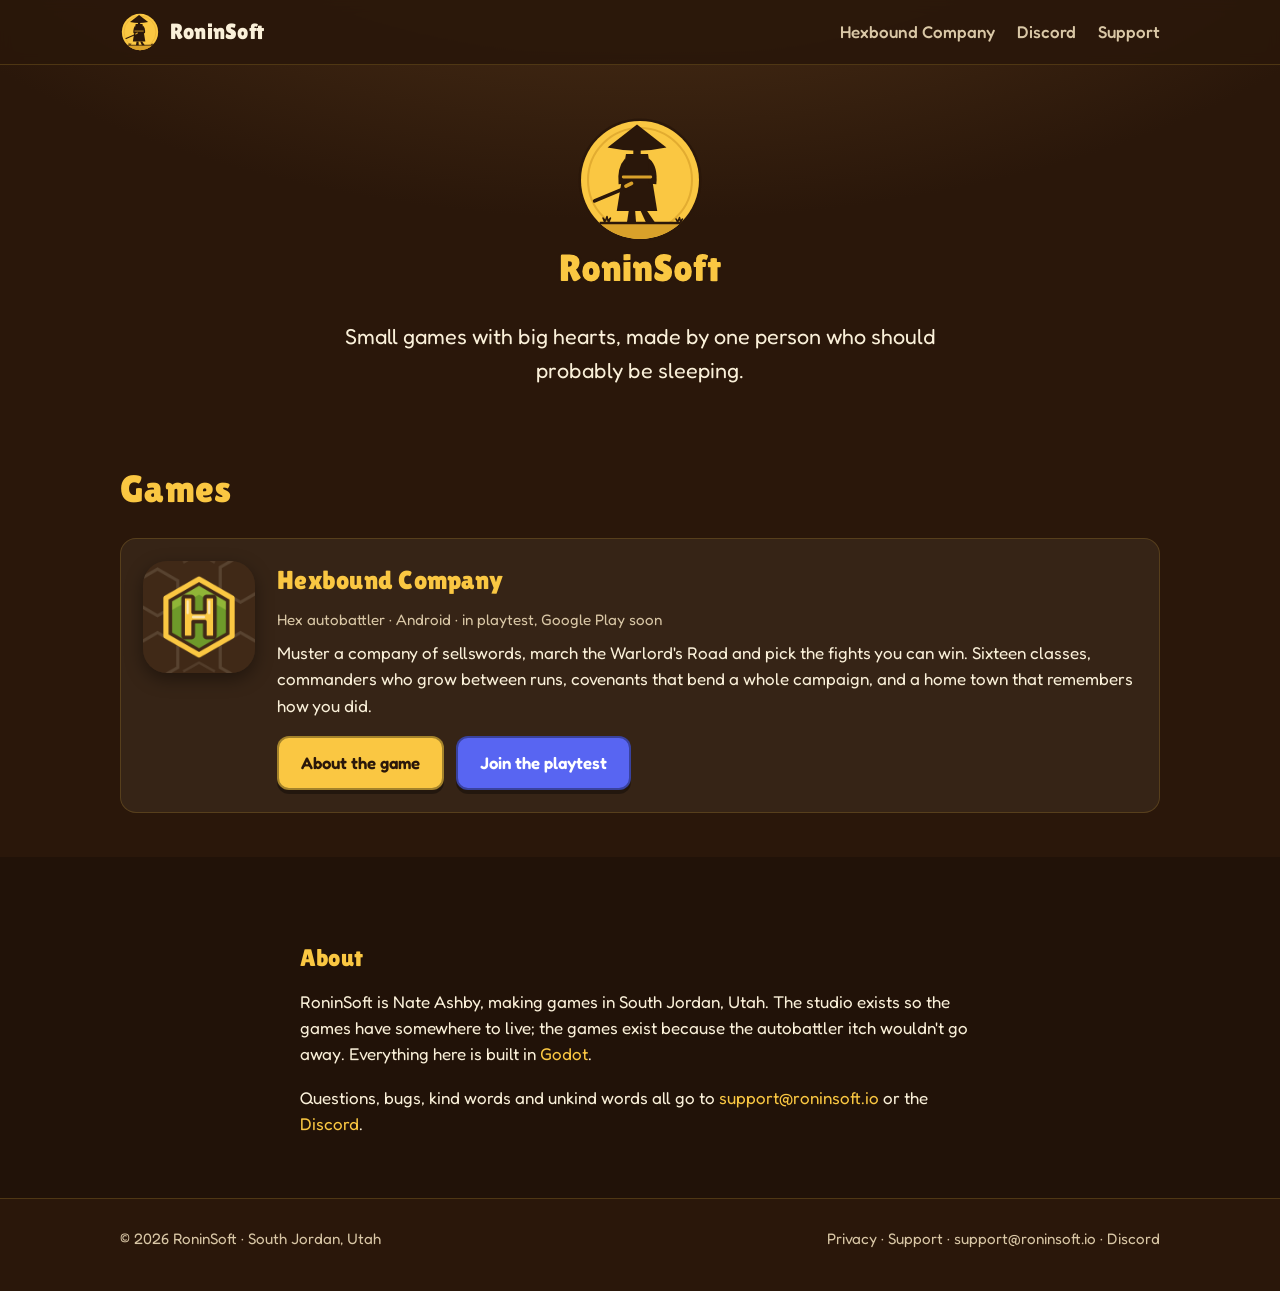
<file: index.html>
<!doctype html>
<html lang="en">
<head>
<meta charset="utf-8">
<meta name="viewport" content="width=device-width, initial-scale=1">
<link rel="icon" href="/assets/img/icon-32.png" sizes="32x32">
<link rel="apple-touch-icon" href="/assets/img/icon-180.png">
<link rel="preconnect" href="https://fonts.googleapis.com">
<link rel="preconnect" href="https://fonts.gstatic.com" crossorigin>
<link href="https://fonts.googleapis.com/css2?family=Fredoka:wght@400;500;600&family=Lilita+One&display=swap" rel="stylesheet">
<link rel="stylesheet" href="/assets/css/site.css">
<title>RoninSoft</title>
<meta name="description" content="RoninSoft is a one-person game studio in Utah. First game: Hexbound Company, a hex autobattler for your phone.">
<meta property="og:title" content="RoninSoft">
<meta property="og:description" content="A one-person game studio. First game: Hexbound Company, a hex autobattler for your phone.">
<meta property="og:image" content="https://roninsoft.io/assets/img/hexbound-og.jpg">
<meta property="og:url" content="https://roninsoft.io/">
<meta name="twitter:card" content="summary_large_image">
</head>
<body>
<header class="top"><div class="wrap">
  <a class="brand" href="/"><img src="/assets/img/roninsoft-mark.svg" alt="" width="40" height="40">RoninSoft</a>
  <nav><a href="/hexbound/">Hexbound<span class="hide-sm"> Company</span></a><a href="https://discord.gg/jDwfxMKhaS">Discord</a><a href="/support/">Support</a></nav>
</div></header>
<main>
  <div class="wrap hero" style="text-align:center; padding-top:40px">
    <img src="/assets/img/roninsoft.svg" alt="RoninSoft" width="320" height="200" style="max-width:70vw; height:auto">
    <p class="lede" style="margin:8px auto 0">Small games with big hearts, made by one person who should probably be sleeping.</p>
  </div>

  <section>
    <div class="wrap">
      <h2>Games</h2>
      <div class="games">
        <article class="game">
          <img class="icon" src="/assets/img/hexbound-icon.png" alt="Hexbound Company icon" width="112" height="112">
          <div>
            <h3 style="font-size:1.6rem; color:var(--gold)">Hexbound Company</h3>
            <div class="tags">Hex autobattler · Android · in playtest, Google Play soon</div>
            <p>Muster a company of sellswords, march the Warlord's Road and pick the fights you can win. Sixteen classes, commanders who grow between runs, covenants that bend a whole campaign, and a home town that remembers how you did.</p>
            <p style="margin:0"><a class="btn gold" href="/hexbound/">About the game</a> &nbsp; <a class="btn blue" href="https://discord.gg/jDwfxMKhaS">Join the playtest</a></p>
          </div>
        </article>
      </div>
    </div>
  </section>

  <section class="alt">
    <div class="wrap prose">
      <h2>About</h2>
      <p>RoninSoft is Nate Ashby, making games in South Jordan, Utah. The studio exists so the games have somewhere to live; the games exist because the autobattler itch wouldn't go away. Everything here is built in <a href="https://godotengine.org">Godot</a>.</p>
      <p>Questions, bugs, kind words and unkind words all go to <a href="mailto:support@roninsoft.io">support@roninsoft.io</a> or the <a href="https://discord.gg/jDwfxMKhaS">Discord</a>.</p>
    </div>
  </section>
</main>
<footer><div class="wrap">
  <span>© 2026 RoninSoft · South Jordan, Utah</span>
  <span><a href="/hexbound/privacy/">Privacy</a> · <a href="/support/">Support</a> · <a href="mailto:support@roninsoft.io">support@roninsoft.io</a> · <a href="https://discord.gg/jDwfxMKhaS">Discord</a></span>
</div></footer>
</body>
</html>
</file>
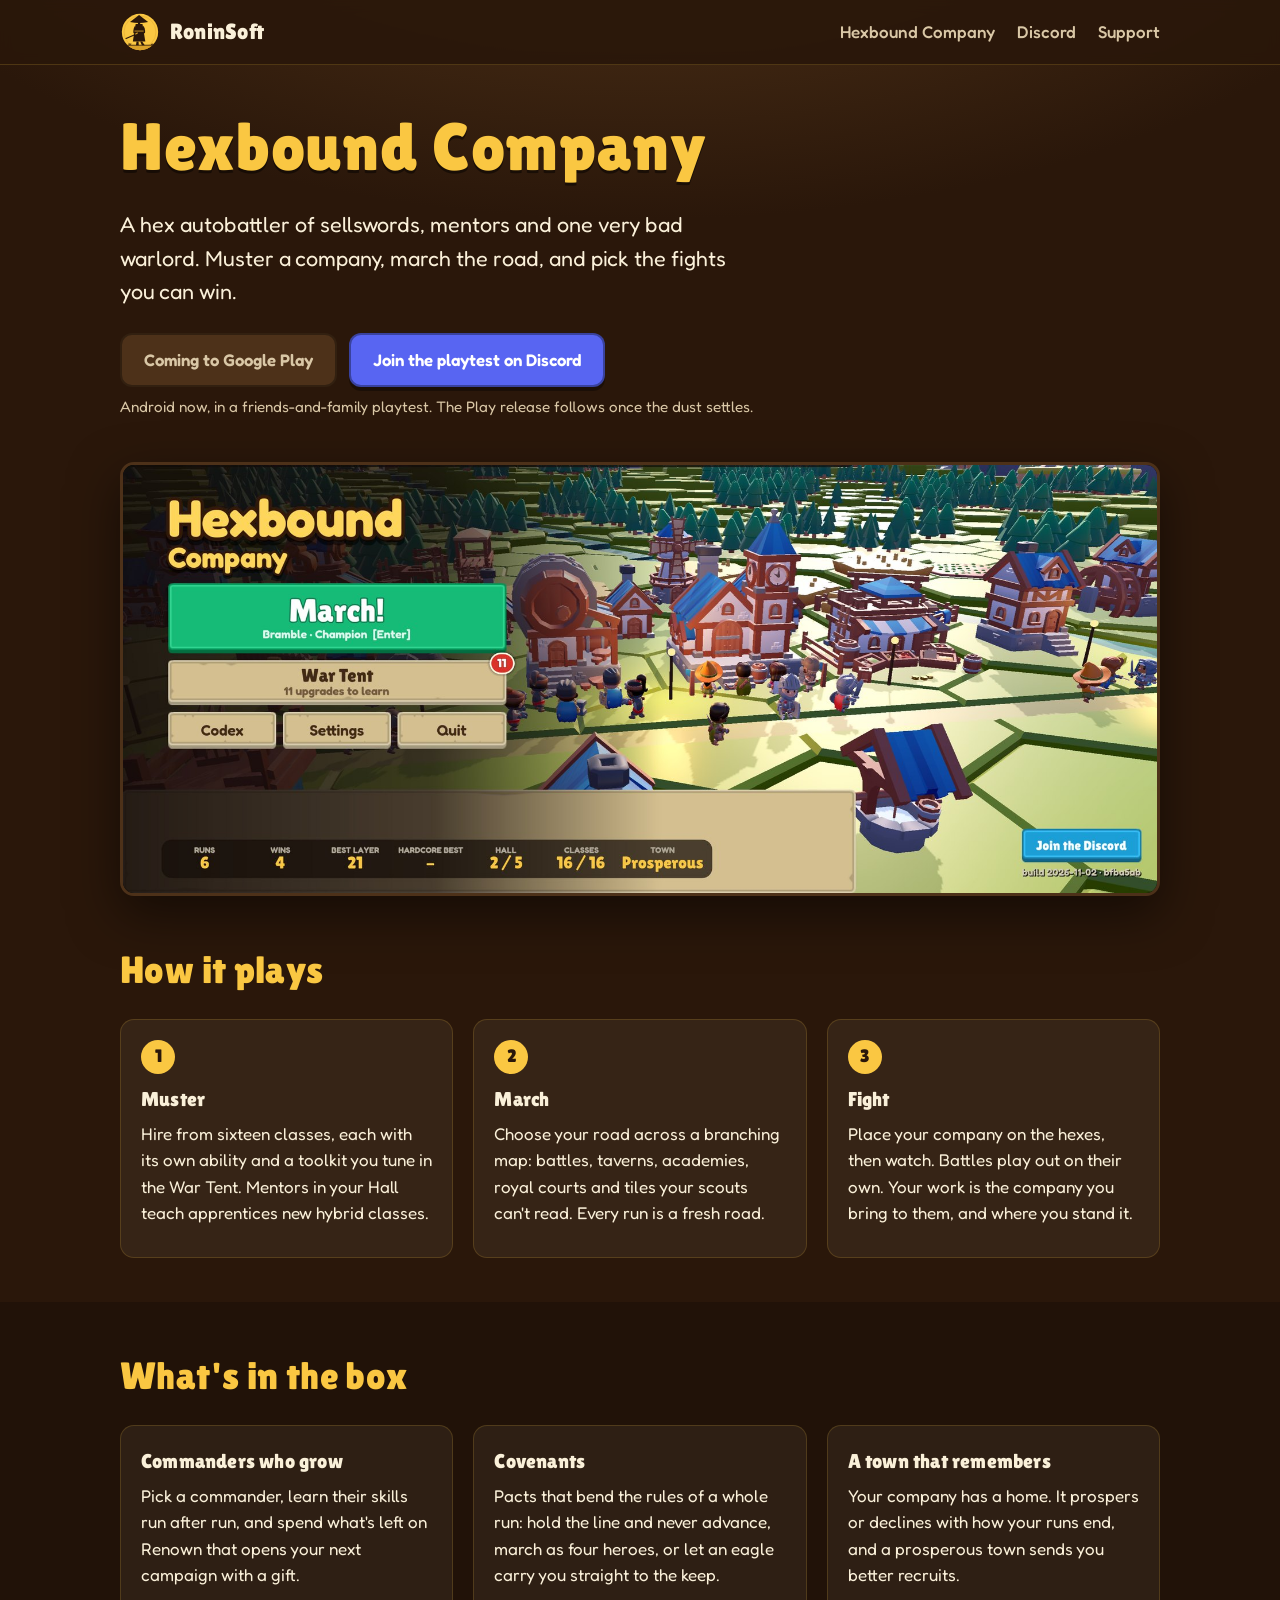
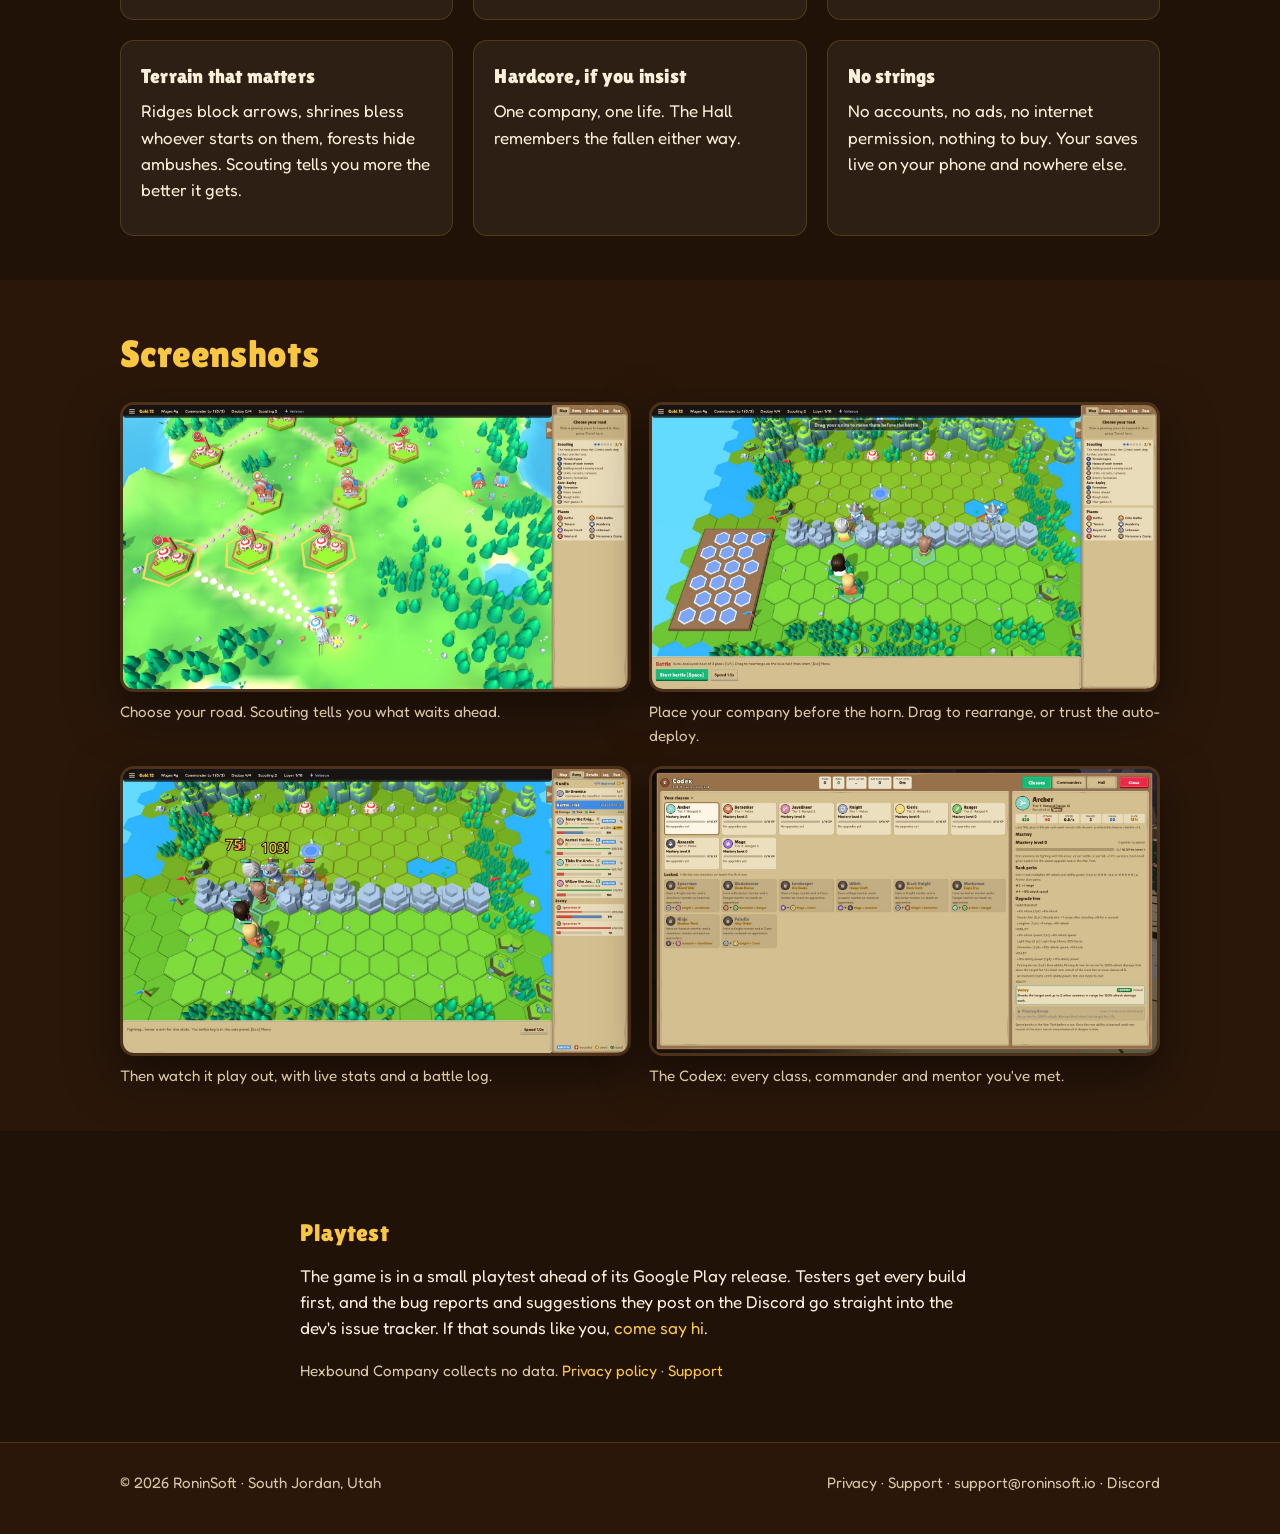
<file: hexbound/index.html>
<!doctype html>
<html lang="en">
<head>
<meta charset="utf-8">
<meta name="viewport" content="width=device-width, initial-scale=1">
<link rel="icon" href="/assets/img/icon-32.png" sizes="32x32">
<link rel="apple-touch-icon" href="/assets/img/icon-180.png">
<link rel="preconnect" href="https://fonts.googleapis.com">
<link rel="preconnect" href="https://fonts.gstatic.com" crossorigin>
<link href="https://fonts.googleapis.com/css2?family=Fredoka:wght@400;500;600&family=Lilita+One&display=swap" rel="stylesheet">
<link rel="stylesheet" href="/assets/css/site.css">
<title>Hexbound Company · a hex autobattler by RoninSoft</title>
<meta name="description" content="Muster a company of sellswords, march the Warlord's Road and pick the fights you can win. A hex autobattler for your phone, from RoninSoft.">
<meta property="og:title" content="Hexbound Company">
<meta property="og:description" content="Muster a company of sellswords, march the Warlord's Road and pick the fights you can win. A hex autobattler for your phone.">
<meta property="og:image" content="https://roninsoft.io/assets/img/hexbound-og.jpg">
<meta property="og:url" content="https://roninsoft.io/hexbound/">
<meta name="twitter:card" content="summary_large_image">
</head>
<body>
<header class="top"><div class="wrap">
  <a class="brand" href="/"><img src="/assets/img/roninsoft-mark.svg" alt="" width="40" height="40">RoninSoft</a>
  <nav><a href="/hexbound/">Hexbound<span class="hide-sm"> Company</span></a><a href="https://discord.gg/jDwfxMKhaS">Discord</a><a href="/support/">Support</a></nav>
</div></header>
<main>
  <div class="wrap hero">
    <h1>Hexbound Company</h1>
    <p class="lede">A hex autobattler of sellswords, mentors and one very bad warlord. Muster a company, march the road, and pick the fights you can win.</p>
    <div class="actions">
      <span class="btn soon">Coming to Google Play</span>
      <a class="btn blue" href="https://discord.gg/jDwfxMKhaS">Join the playtest on Discord</a>
    </div>
    <p class="fine">Android now, in a friends-and-family playtest. The Play release follows once the dust settles.</p>
  </div>
  <div class="wrap">
    <div class="shot"><img src="/assets/img/hexbound-title.jpg" alt="Hexbound Company title screen: a low-poly town with a windmill, clock tower and sellswords milling about" width="1800" height="746" loading="eager"></div>
  </div>

  <section>
    <div class="wrap">
      <h2>How it plays</h2>
      <div class="grid">
        <div class="card"><span class="n">1</span><h3>Muster</h3><p>Hire from sixteen classes, each with its own ability and a toolkit you tune in the War Tent. Mentors in your Hall teach apprentices new hybrid classes.</p></div>
        <div class="card"><span class="n">2</span><h3>March</h3><p>Choose your road across a branching map: battles, taverns, academies, royal courts and tiles your scouts can't read. Every run is a fresh road.</p></div>
        <div class="card"><span class="n">3</span><h3>Fight</h3><p>Place your company on the hexes, then watch. Battles play out on their own. Your work is the company you bring to them, and where you stand it.</p></div>
      </div>
    </div>
  </section>

  <section class="alt">
    <div class="wrap">
      <h2>What's in the box</h2>
      <div class="grid">
        <div class="card"><h3>Commanders who grow</h3><p>Pick a commander, learn their skills run after run, and spend what's left on Renown that opens your next campaign with a gift.</p></div>
        <div class="card"><h3>Covenants</h3><p>Pacts that bend the rules of a whole run: hold the line and never advance, march as four heroes, or let an eagle carry you straight to the keep.</p></div>
        <div class="card"><h3>A town that remembers</h3><p>Your company has a home. It prospers or declines with how your runs end, and a prosperous town sends you better recruits.</p></div>
        <div class="card"><h3>Terrain that matters</h3><p>Ridges block arrows, shrines bless whoever starts on them, forests hide ambushes. Scouting tells you more the better it gets.</p></div>
        <div class="card"><h3>Hardcore, if you insist</h3><p>One company, one life. The Hall remembers the fallen either way.</p></div>
        <div class="card"><h3>No strings</h3><p>No accounts, no ads, no internet permission, nothing to buy. Your saves live on your phone and nowhere else.</p></div>
      </div>
    </div>
  </section>

  <section>
    <div class="wrap">
      <h2>Screenshots</h2>
      <div class="gallery">
        <figure><div class="shot"><img src="/assets/img/hexbound-map.jpg" alt="The campaign map: a branching road of battles, taverns and unknown tiles across low-poly hills" width="1600" height="900" loading="lazy"></div><figcaption>Choose your road. Scouting tells you what waits ahead.</figcaption></figure>
        <figure><div class="shot"><img src="/assets/img/hexbound-deploy.jpg" alt="Deploying units on a hex battlefield with a ridge of boulders between the two sides" width="1600" height="900" loading="lazy"></div><figcaption>Place your company before the horn. Drag to rearrange, or trust the auto-deploy.</figcaption></figure>
        <figure><div class="shot"><img src="/assets/img/hexbound-battle.jpg" alt="A battle in progress with damage numbers and the army panel showing live stats" width="1600" height="900" loading="lazy"></div><figcaption>Then watch it play out, with live stats and a battle log.</figcaption></figure>
        <figure><div class="shot"><img src="/assets/img/hexbound-codex.jpg" alt="The Codex showing the sixteen classes, their mastery and upgrade trees" width="1600" height="900" loading="lazy"></div><figcaption>The Codex: every class, commander and mentor you've met.</figcaption></figure>
      </div>
    </div>
  </section>

  <section class="alt">
    <div class="wrap prose">
      <h2>Playtest</h2>
      <p>The game is in a small playtest ahead of its Google Play release. Testers get every build first, and the bug reports and suggestions they post on the Discord go straight into the dev's issue tracker. If that sounds like you, <a href="https://discord.gg/jDwfxMKhaS">come say hi</a>.</p>
      <p class="meta">Hexbound Company collects no data. <a href="/hexbound/privacy/">Privacy policy</a> · <a href="/support/">Support</a></p>
    </div>
  </section>
</main>
<footer><div class="wrap">
  <span>© 2026 RoninSoft · South Jordan, Utah</span>
  <span><a href="/hexbound/privacy/">Privacy</a> · <a href="/support/">Support</a> · <a href="mailto:support@roninsoft.io">support@roninsoft.io</a> · <a href="https://discord.gg/jDwfxMKhaS">Discord</a></span>
</div></footer>
</body>
</html>
</file>
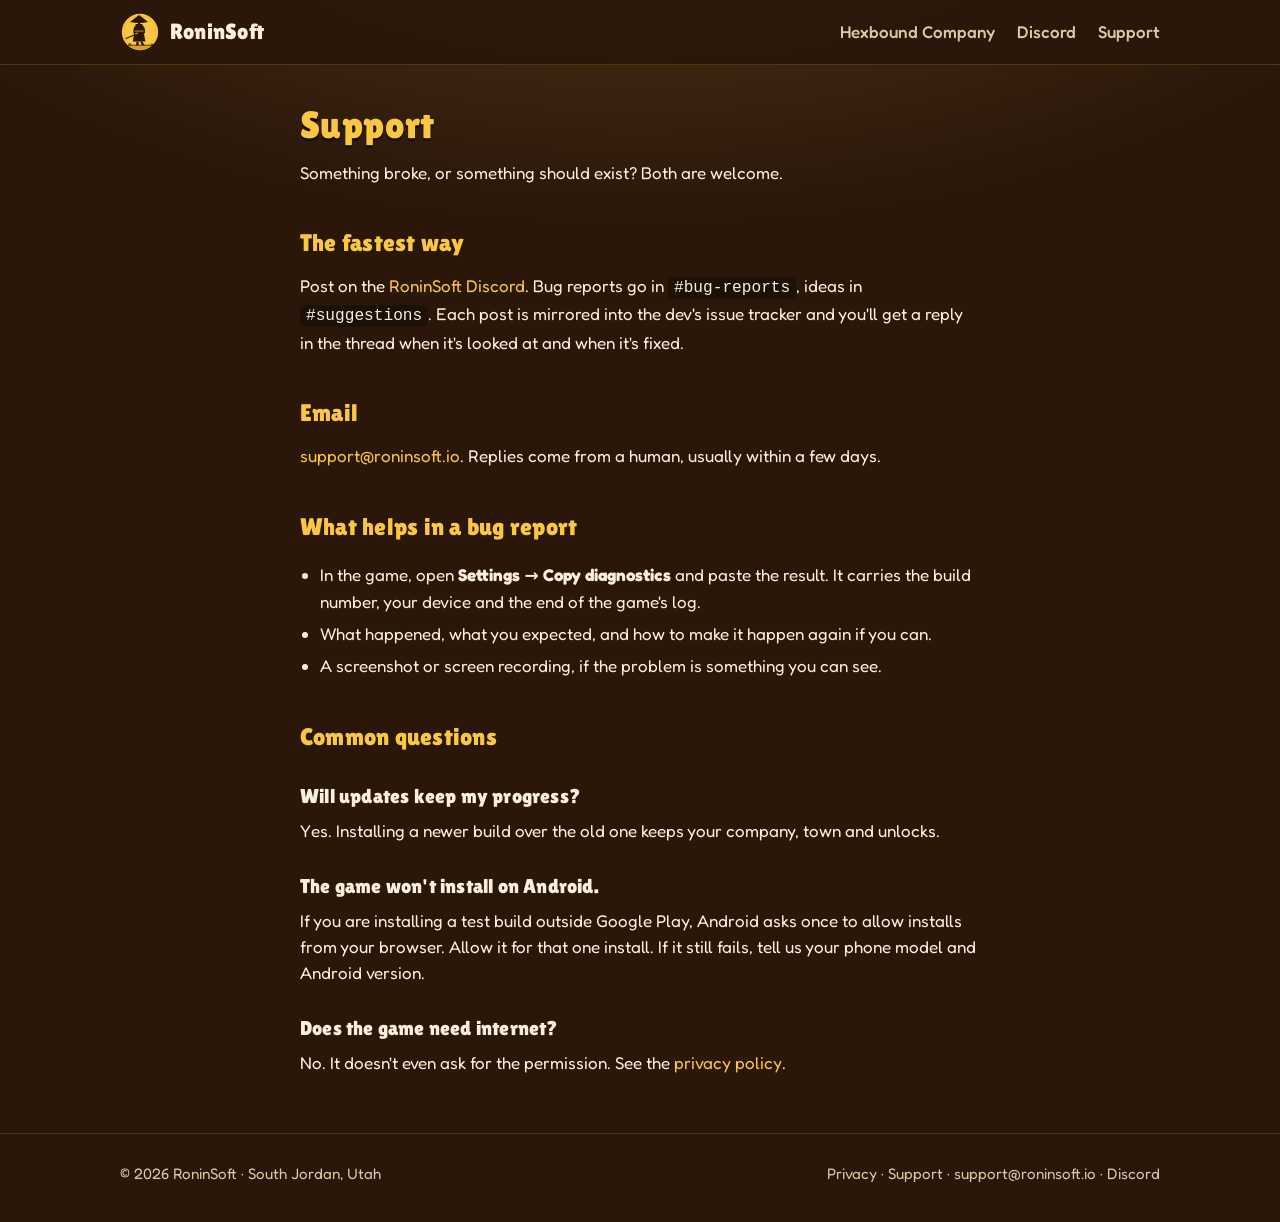
<file: support/index.html>
<!doctype html>
<html lang="en">
<head>
<meta charset="utf-8">
<meta name="viewport" content="width=device-width, initial-scale=1">
<link rel="icon" href="/assets/img/icon-32.png" sizes="32x32">
<link rel="apple-touch-icon" href="/assets/img/icon-180.png">
<link rel="preconnect" href="https://fonts.googleapis.com">
<link rel="preconnect" href="https://fonts.gstatic.com" crossorigin>
<link href="https://fonts.googleapis.com/css2?family=Fredoka:wght@400;500;600&family=Lilita+One&display=swap" rel="stylesheet">
<link rel="stylesheet" href="/assets/css/site.css">
<title>Support · RoninSoft</title>
<meta name="description" content="Get help with Hexbound Company: bug reports, install problems and feedback.">
</head>
<body>
<header class="top"><div class="wrap">
  <a class="brand" href="/"><img src="/assets/img/roninsoft-mark.svg" alt="" width="40" height="40">RoninSoft</a>
  <nav><a href="/hexbound/">Hexbound<span class="hide-sm"> Company</span></a><a href="https://discord.gg/jDwfxMKhaS">Discord</a><a href="/support/">Support</a></nav>
</div></header>
<main>
  <div class="wrap prose" style="padding-top:40px; padding-bottom:40px">
    <h1 style="font-size:2.4rem">Support</h1>
    <p class="lede">Something broke, or something should exist? Both are welcome.</p>

    <h2>The fastest way</h2>
    <p>Post on the <a href="https://discord.gg/jDwfxMKhaS">RoninSoft Discord</a>. Bug reports go in <code>#bug-reports</code>, ideas in <code>#suggestions</code>. Each post is mirrored into the dev's issue tracker and you'll get a reply in the thread when it's looked at and when it's fixed.</p>

    <h2>Email</h2>
    <p><a href="mailto:support@roninsoft.io">support@roninsoft.io</a>. Replies come from a human, usually within a few days.</p>

    <h2>What helps in a bug report</h2>
    <ul>
      <li>In the game, open <strong>Settings → Copy diagnostics</strong> and paste the result. It carries the build number, your device and the end of the game's log.</li>
      <li>What happened, what you expected, and how to make it happen again if you can.</li>
      <li>A screenshot or screen recording, if the problem is something you can see.</li>
    </ul>

    <h2>Common questions</h2>
    <h3>Will updates keep my progress?</h3>
    <p>Yes. Installing a newer build over the old one keeps your company, town and unlocks.</p>
    <h3>The game won't install on Android.</h3>
    <p>If you are installing a test build outside Google Play, Android asks once to allow installs from your browser. Allow it for that one install. If it still fails, tell us your phone model and Android version.</p>
    <h3>Does the game need internet?</h3>
    <p>No. It doesn't even ask for the permission. See the <a href="/hexbound/privacy/">privacy policy</a>.</p>
  </div>
</main>
<footer><div class="wrap">
  <span>© 2026 RoninSoft · South Jordan, Utah</span>
  <span><a href="/hexbound/privacy/">Privacy</a> · <a href="/support/">Support</a> · <a href="mailto:support@roninsoft.io">support@roninsoft.io</a> · <a href="https://discord.gg/jDwfxMKhaS">Discord</a></span>
</div></footer>
</body>
</html>
</file>
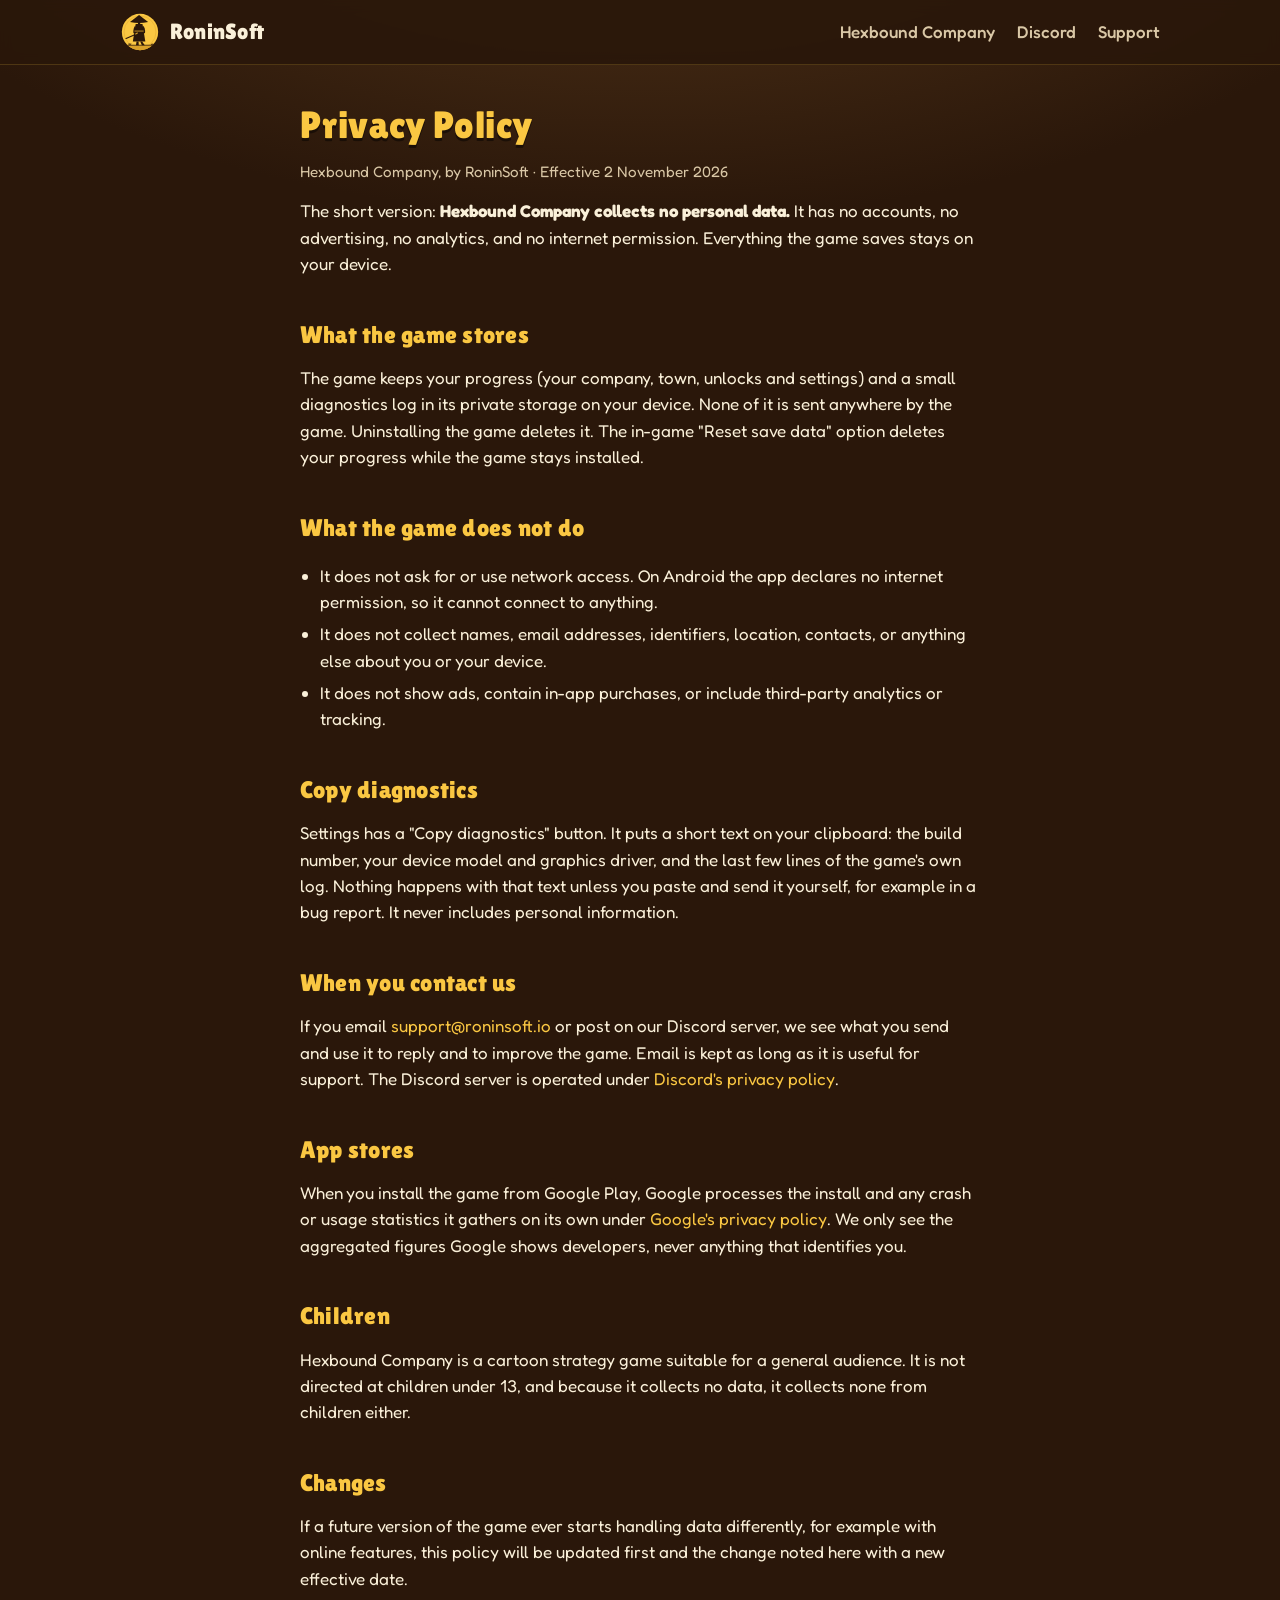
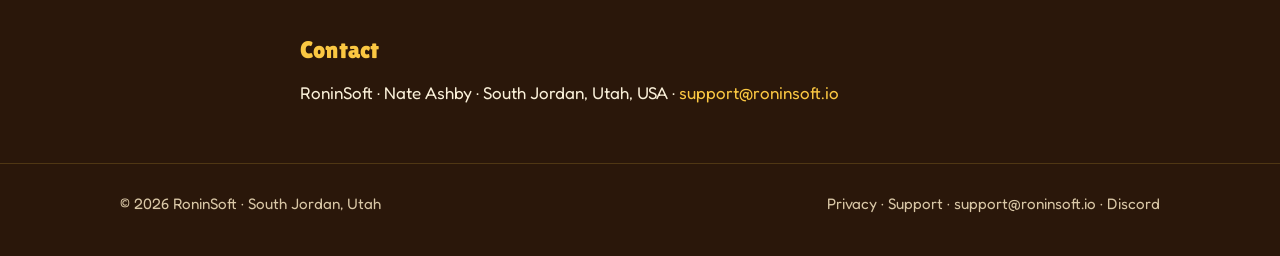
<file: hexbound/privacy/index.html>
<!doctype html>
<html lang="en">
<head>
<meta charset="utf-8">
<meta name="viewport" content="width=device-width, initial-scale=1">
<link rel="icon" href="/assets/img/icon-32.png" sizes="32x32">
<link rel="apple-touch-icon" href="/assets/img/icon-180.png">
<link rel="preconnect" href="https://fonts.googleapis.com">
<link rel="preconnect" href="https://fonts.gstatic.com" crossorigin>
<link href="https://fonts.googleapis.com/css2?family=Fredoka:wght@400;500;600&family=Lilita+One&display=swap" rel="stylesheet">
<link rel="stylesheet" href="/assets/css/site.css">
<title>Privacy Policy · Hexbound Company</title>
<meta name="description" content="Privacy policy for Hexbound Company by RoninSoft. The game collects no personal data.">
<meta name="robots" content="index,follow">
</head>
<body>
<header class="top"><div class="wrap">
  <a class="brand" href="/"><img src="/assets/img/roninsoft-mark.svg" alt="" width="40" height="40">RoninSoft</a>
  <nav><a href="/hexbound/">Hexbound<span class="hide-sm"> Company</span></a><a href="https://discord.gg/jDwfxMKhaS">Discord</a><a href="/support/">Support</a></nav>
</div></header>
<main>
  <div class="wrap prose" style="padding-top:40px; padding-bottom:40px">
    <h1 style="font-size:2.4rem">Privacy Policy</h1>
    <p class="meta">Hexbound Company, by RoninSoft · Effective 2 November 2026</p>

    <p>The short version: <strong>Hexbound Company collects no personal data.</strong> It has no accounts, no advertising, no analytics, and no internet permission. Everything the game saves stays on your device.</p>

    <h2>What the game stores</h2>
    <p>The game keeps your progress (your company, town, unlocks and settings) and a small diagnostics log in its private storage on your device. None of it is sent anywhere by the game. Uninstalling the game deletes it. The in-game "Reset save data" option deletes your progress while the game stays installed.</p>

    <h2>What the game does not do</h2>
    <ul>
      <li>It does not ask for or use network access. On Android the app declares no internet permission, so it cannot connect to anything.</li>
      <li>It does not collect names, email addresses, identifiers, location, contacts, or anything else about you or your device.</li>
      <li>It does not show ads, contain in-app purchases, or include third-party analytics or tracking.</li>
    </ul>

    <h2>Copy diagnostics</h2>
    <p>Settings has a "Copy diagnostics" button. It puts a short text on your clipboard: the build number, your device model and graphics driver, and the last few lines of the game's own log. Nothing happens with that text unless you paste and send it yourself, for example in a bug report. It never includes personal information.</p>

    <h2>When you contact us</h2>
    <p>If you email <a href="mailto:support@roninsoft.io">support@roninsoft.io</a> or post on our Discord server, we see what you send and use it to reply and to improve the game. Email is kept as long as it is useful for support. The Discord server is operated under <a href="https://discord.com/privacy">Discord's privacy policy</a>.</p>

    <h2>App stores</h2>
    <p>When you install the game from Google Play, Google processes the install and any crash or usage statistics it gathers on its own under <a href="https://policies.google.com/privacy">Google's privacy policy</a>. We only see the aggregated figures Google shows developers, never anything that identifies you.</p>

    <h2>Children</h2>
    <p>Hexbound Company is a cartoon strategy game suitable for a general audience. It is not directed at children under 13, and because it collects no data, it collects none from children either.</p>

    <h2>Changes</h2>
    <p>If a future version of the game ever starts handling data differently, for example with online features, this policy will be updated first and the change noted here with a new effective date.</p>

    <h2>Contact</h2>
    <p>RoninSoft · Nate Ashby · South Jordan, Utah, USA · <a href="mailto:support@roninsoft.io">support@roninsoft.io</a></p>
  </div>
</main>
<footer><div class="wrap">
  <span>© 2026 RoninSoft · South Jordan, Utah</span>
  <span><a href="/hexbound/privacy/">Privacy</a> · <a href="/support/">Support</a> · <a href="mailto:support@roninsoft.io">support@roninsoft.io</a> · <a href="https://discord.gg/jDwfxMKhaS">Discord</a></span>
</div></footer>
</body>
</html>
</file>
<file: assets/css/site.css>
:root {
  --wood: #2a170a; --wood-2: #3b2412; --wood-3: #4d3119;
  --cream: #faf0d9; --cream-dim: #d9c7a6; --ink: #2a170a;
  --gold: #fac742; --gold-2: #d9a12a; --green: #1fb25c; --blue: #3b9ad9;
  --maxw: 1080px;
}
* { box-sizing: border-box; }
html { scroll-behavior: smooth; }
body {
  margin: 0; background: var(--wood); color: var(--cream);
  font-family: "Fredoka", system-ui, sans-serif; font-weight: 400; line-height: 1.55; font-size: 17px;
  background-image: radial-gradient(1200px 600px at 50% -200px, #5a3a1c 0%, var(--wood) 70%);
}
a { color: var(--gold); text-decoration: none; }
a:hover { text-decoration: underline; }
h1, h2, h3, .brand { font-family: "Lilita One", "Fredoka", sans-serif; font-weight: 400; letter-spacing: .01em; }
h1 { font-size: clamp(2.4rem, 6vw, 4.2rem); line-height: 1.02; margin: 0 0 .4em; color: var(--gold); text-shadow: 0 3px 0 rgba(0,0,0,.45); }
h2 { font-size: clamp(1.7rem, 3.4vw, 2.4rem); margin: 0 0 .5em; color: var(--gold); }
h3 { font-size: 1.25rem; margin: 0 0 .3em; color: var(--cream); }
p { margin: 0 0 1em; }
.wrap { max-width: var(--maxw); margin: 0 auto; padding: 0 20px; }
header.top { position: sticky; top: 0; z-index: 10; background: rgba(42,23,10,.92); backdrop-filter: blur(6px); border-bottom: 1px solid rgba(250,199,66,.18); }
header.top .wrap { display: flex; align-items: center; justify-content: space-between; height: 64px; gap: 16px; }
.brand { display: flex; align-items: center; gap: 10px; color: var(--cream); font-size: 1.35rem; }
.brand img { height: 40px; width: auto; }
.brand:hover { text-decoration: none; }
nav a { margin-left: 22px; color: var(--cream-dim); font-weight: 500; }
nav a:hover { color: var(--gold); text-decoration: none; }
.btn { display: inline-flex; align-items: center; gap: 10px; padding: 12px 22px; border-radius: 12px; font-weight: 600; font-size: 1.05rem;
  border: 2px solid rgba(0,0,0,.35); box-shadow: 0 4px 0 rgba(0,0,0,.35); color: #fff; }
.btn:hover { text-decoration: none; transform: translateY(-1px); box-shadow: 0 5px 0 rgba(0,0,0,.35); }
.btn.green { background: var(--green); } .btn.blue { background: #5865f2; } .btn.gold { background: var(--gold); color: var(--ink); }
.btn.ghost { background: transparent; border-color: rgba(250,199,66,.5); color: var(--gold); box-shadow: none; }
.btn.soon { background: var(--wood-3); color: var(--cream-dim); cursor: default; box-shadow: none; }
.btn.soon:hover { transform: none; }
.hero { padding-top: 48px; padding-bottom: 28px; }
.hero .lede { font-size: clamp(1.1rem, 2vw, 1.35rem); color: var(--cream); max-width: 48ch; }
.hero .actions { display: flex; flex-wrap: wrap; gap: 12px; margin: 24px 0 8px; }
.hero .fine { color: var(--cream-dim); font-size: .95rem; }
.shot { border-radius: 14px; overflow: hidden; box-shadow: 0 18px 50px rgba(0,0,0,.5); border: 3px solid var(--wood-3); background: #000; }
.shot img { display: block; width: 100%; height: auto; }
section { padding: 44px 0; }
section.alt { background: rgba(0,0,0,.22); }
.grid { display: grid; gap: 20px; grid-template-columns: repeat(auto-fit, minmax(260px, 1fr)); }
.card { background: rgba(250,240,217,.06); border: 1px solid rgba(250,199,66,.16); border-radius: 14px; padding: 20px 20px 14px; }
.card .n { display: inline-grid; place-items: center; width: 34px; height: 34px; border-radius: 50%; background: var(--gold); color: var(--ink); font-family: "Lilita One", sans-serif; font-size: 1.1rem; margin-bottom: 10px; }
.gallery { display: grid; gap: 18px; grid-template-columns: repeat(auto-fit, minmax(min(100%, 440px), 1fr)); }
.gallery figure { margin: 0; }
.gallery figcaption { color: var(--cream-dim); font-size: .95rem; margin-top: 8px; }
.games { display: grid; gap: 24px; grid-template-columns: 1fr; }
.game { display: grid; grid-template-columns: 112px 1fr; gap: 22px; align-items: start; background: rgba(250,240,217,.06); border: 1px solid rgba(250,199,66,.16); border-radius: 16px; padding: 22px; }
.game img.icon { width: 112px; height: 112px; border-radius: 24px; box-shadow: 0 6px 18px rgba(0,0,0,.4); }
.game .tags { color: var(--cream-dim); font-size: .95rem; margin-bottom: 8px; }
.prose { max-width: 72ch; }
.prose h2 { font-size: 1.5rem; margin-top: 1.6em; }
.prose h3 { margin-top: 1.3em; }
.prose ul { padding-left: 1.2em; }
.prose li { margin-bottom: .35em; }
.prose .meta { color: var(--cream-dim); font-size: .95rem; }
footer { border-top: 1px solid rgba(250,199,66,.18); padding: 28px 0 40px; color: var(--cream-dim); font-size: .95rem; }
footer .wrap { display: flex; flex-wrap: wrap; gap: 10px 26px; align-items: center; justify-content: space-between; }
footer a { color: var(--cream-dim); } footer a:hover { color: var(--gold); }
code { background: rgba(0,0,0,.3); padding: 2px 6px; border-radius: 6px; font-size: .95em; }
@media (max-width: 640px) {
  .hide-sm { display: none; }
  nav a { margin-left: 12px; font-size: .92rem; }
  .brand { font-size: 1.15rem; gap: 8px; }
  .game { grid-template-columns: 1fr; } .game img.icon { width: 88px; height: 88px; }
  header.top .wrap { height: 58px; } .brand img { height: 34px; }
}
</file>
